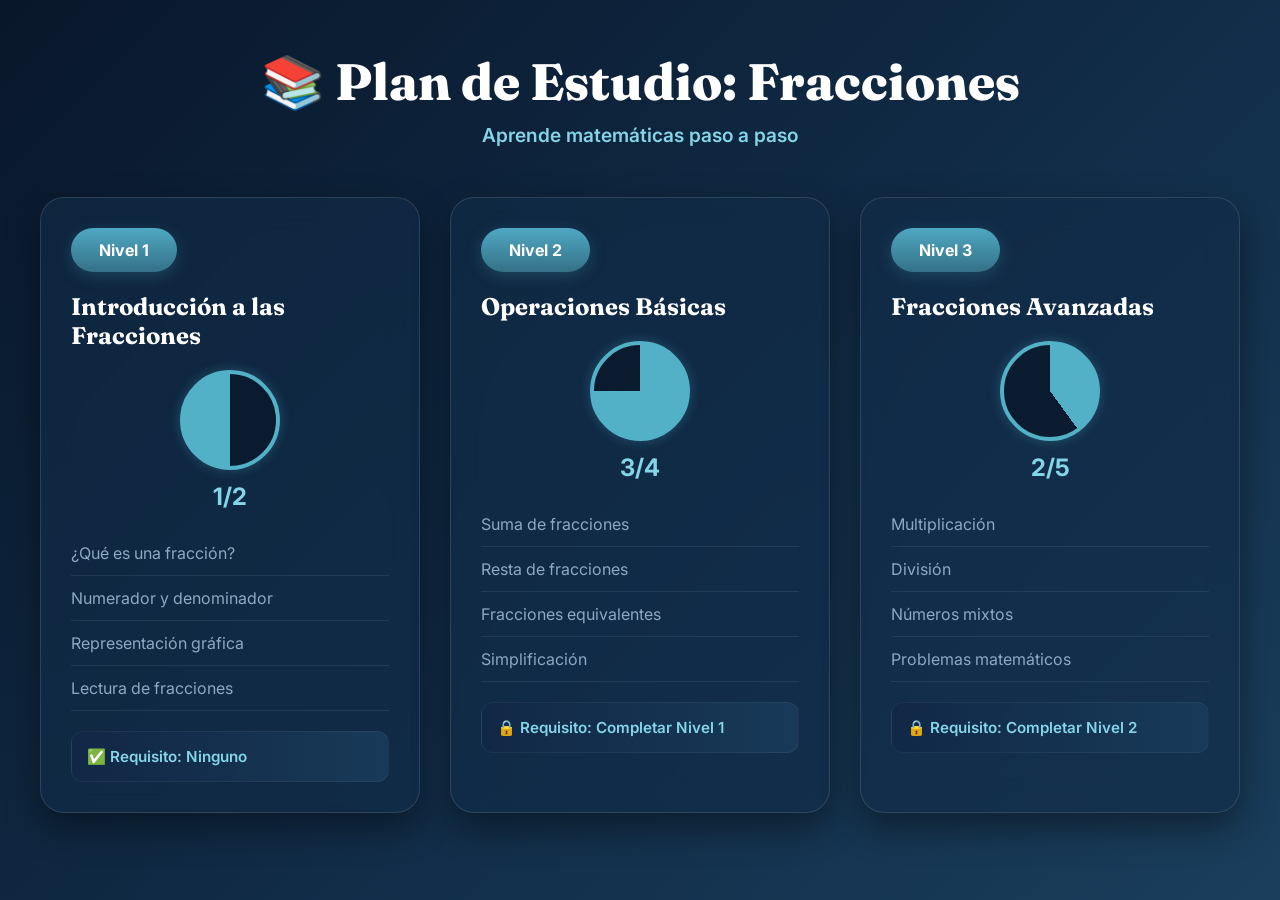
<file: plan_studios1/index.html>
<!DOCTYPE html>
<html lang="es">
<head>
    <meta charset="UTF-8">
    <meta name="viewport" content="width=device-width, initial-scale=1.0">
    <title>Plan de Estudio - Fracciones</title>
    <link rel="stylesheet" href="style.css">
</head>
<body>

    <header>
        <h1>📚 Plan de Estudio: Fracciones</h1>
        <p>Aprende matemáticas paso a paso</p>
    </header>

    <section class="contenedor">

        <!-- NIVEL 1 -->
        <div class="card">
            <div class="nivel">Nivel 1</div>

            <h2>Introducción a las Fracciones</h2>

            <div class="fraccion">
                <div class="circulo mitad"></div>
                <span>1/2</span>
            </div>

            <ul>
                <li>¿Qué es una fracción?</li>
                <li>Numerador y denominador</li>
                <li>Representación gráfica</li>
                <li>Lectura de fracciones</li>
            </ul>

            <div class="requisito">
                ✅ Requisito: Ninguno
            </div>
        </div>

        <!-- NIVEL 2 -->
        <div class="card">
            <div class="nivel">Nivel 2</div>

            <h2>Operaciones Básicas</h2>

            <div class="fraccion">
                <div class="circulo tres-cuartos"></div>
                <span>3/4</span>
            </div>

            <ul>
                <li>Suma de fracciones</li>
                <li>Resta de fracciones</li>
                <li>Fracciones equivalentes</li>
                <li>Simplificación</li>
            </ul>

            <div class="requisito">
                🔒 Requisito: Completar Nivel 1
            </div>
        </div>

        <!-- NIVEL 3 -->
        <div class="card">
            <div class="nivel">Nivel 3</div>

            <h2>Fracciones Avanzadas</h2>

            <div class="fraccion">
                <div class="circulo dos-cinco"></div>
                <span>2/5</span>
            </div>

            <ul>
                <li>Multiplicación</li>
                <li>División</li>
                <li>Números mixtos</li>
                <li>Problemas matemáticos</li>
            </ul>

            <div class="requisito">
                🔒 Requisito: Completar Nivel 2
            </div>
        </div>

    </section>

</body>
</html>
</file>
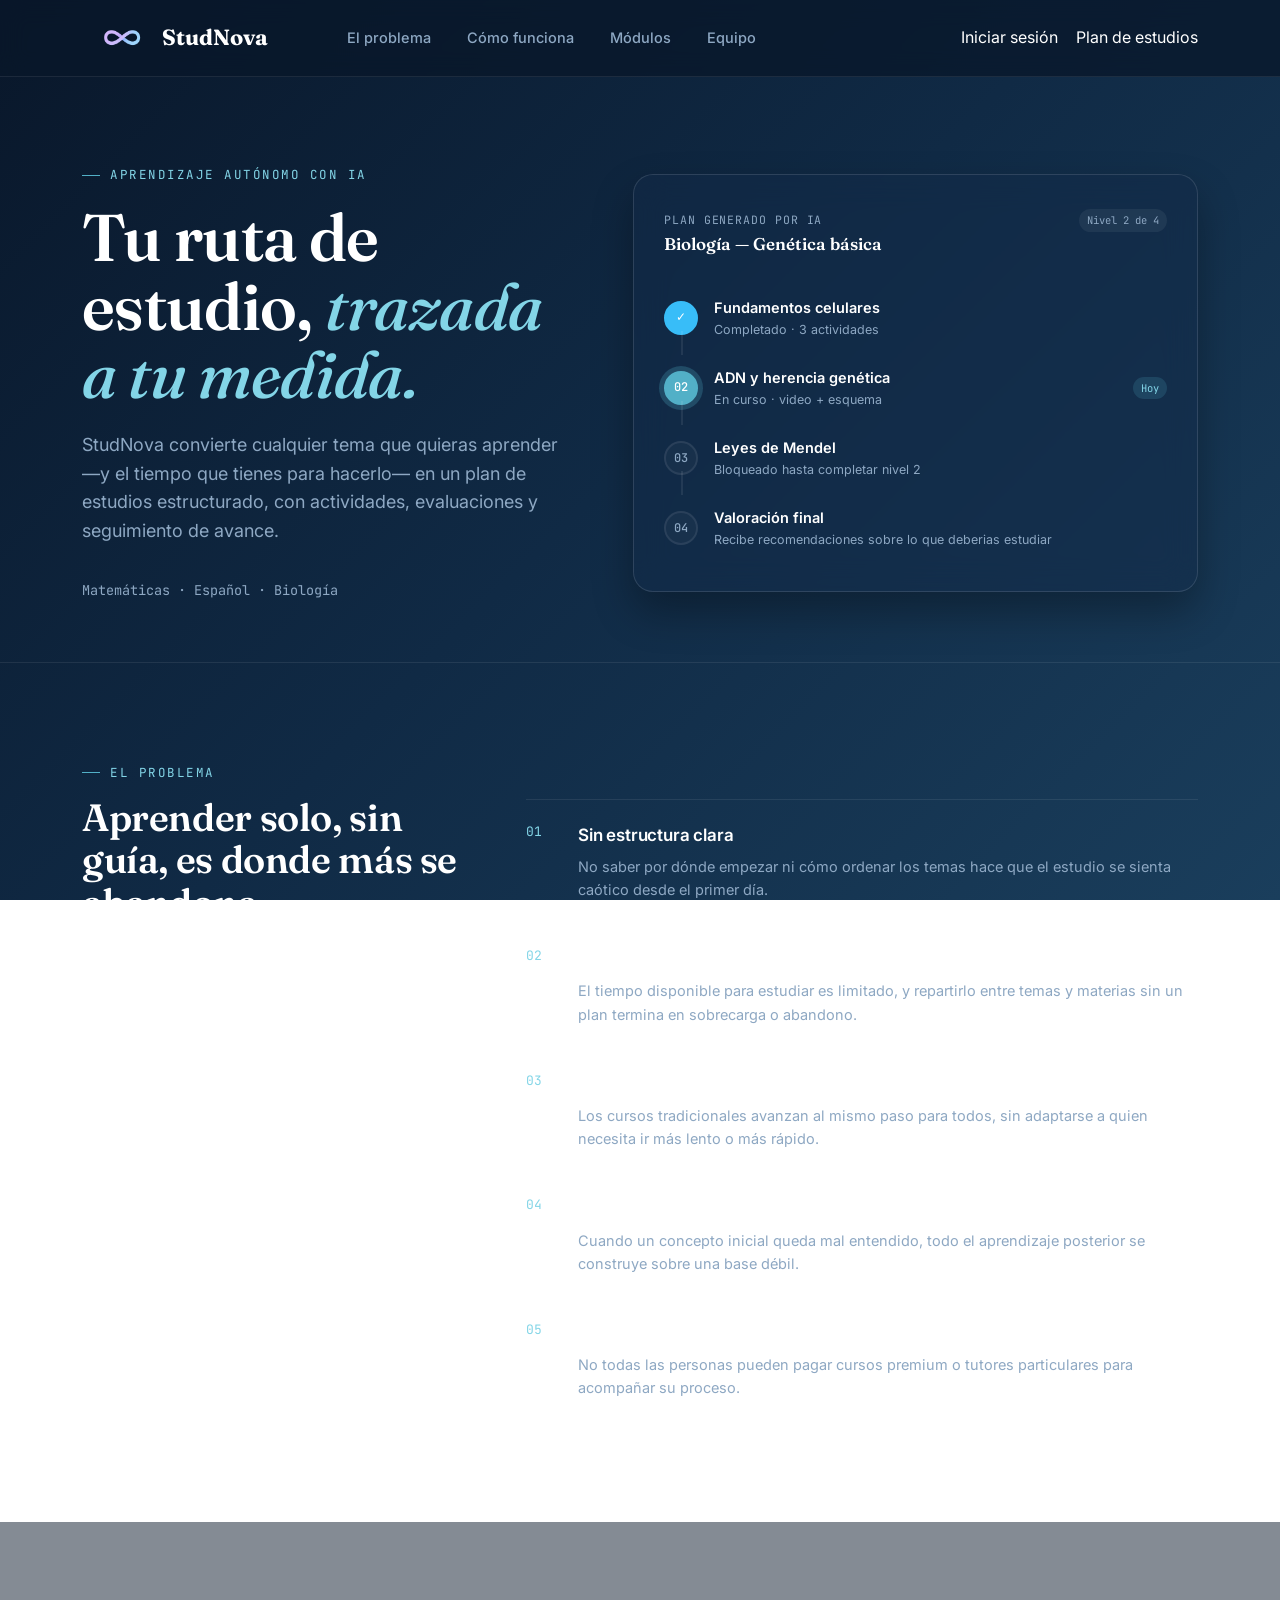
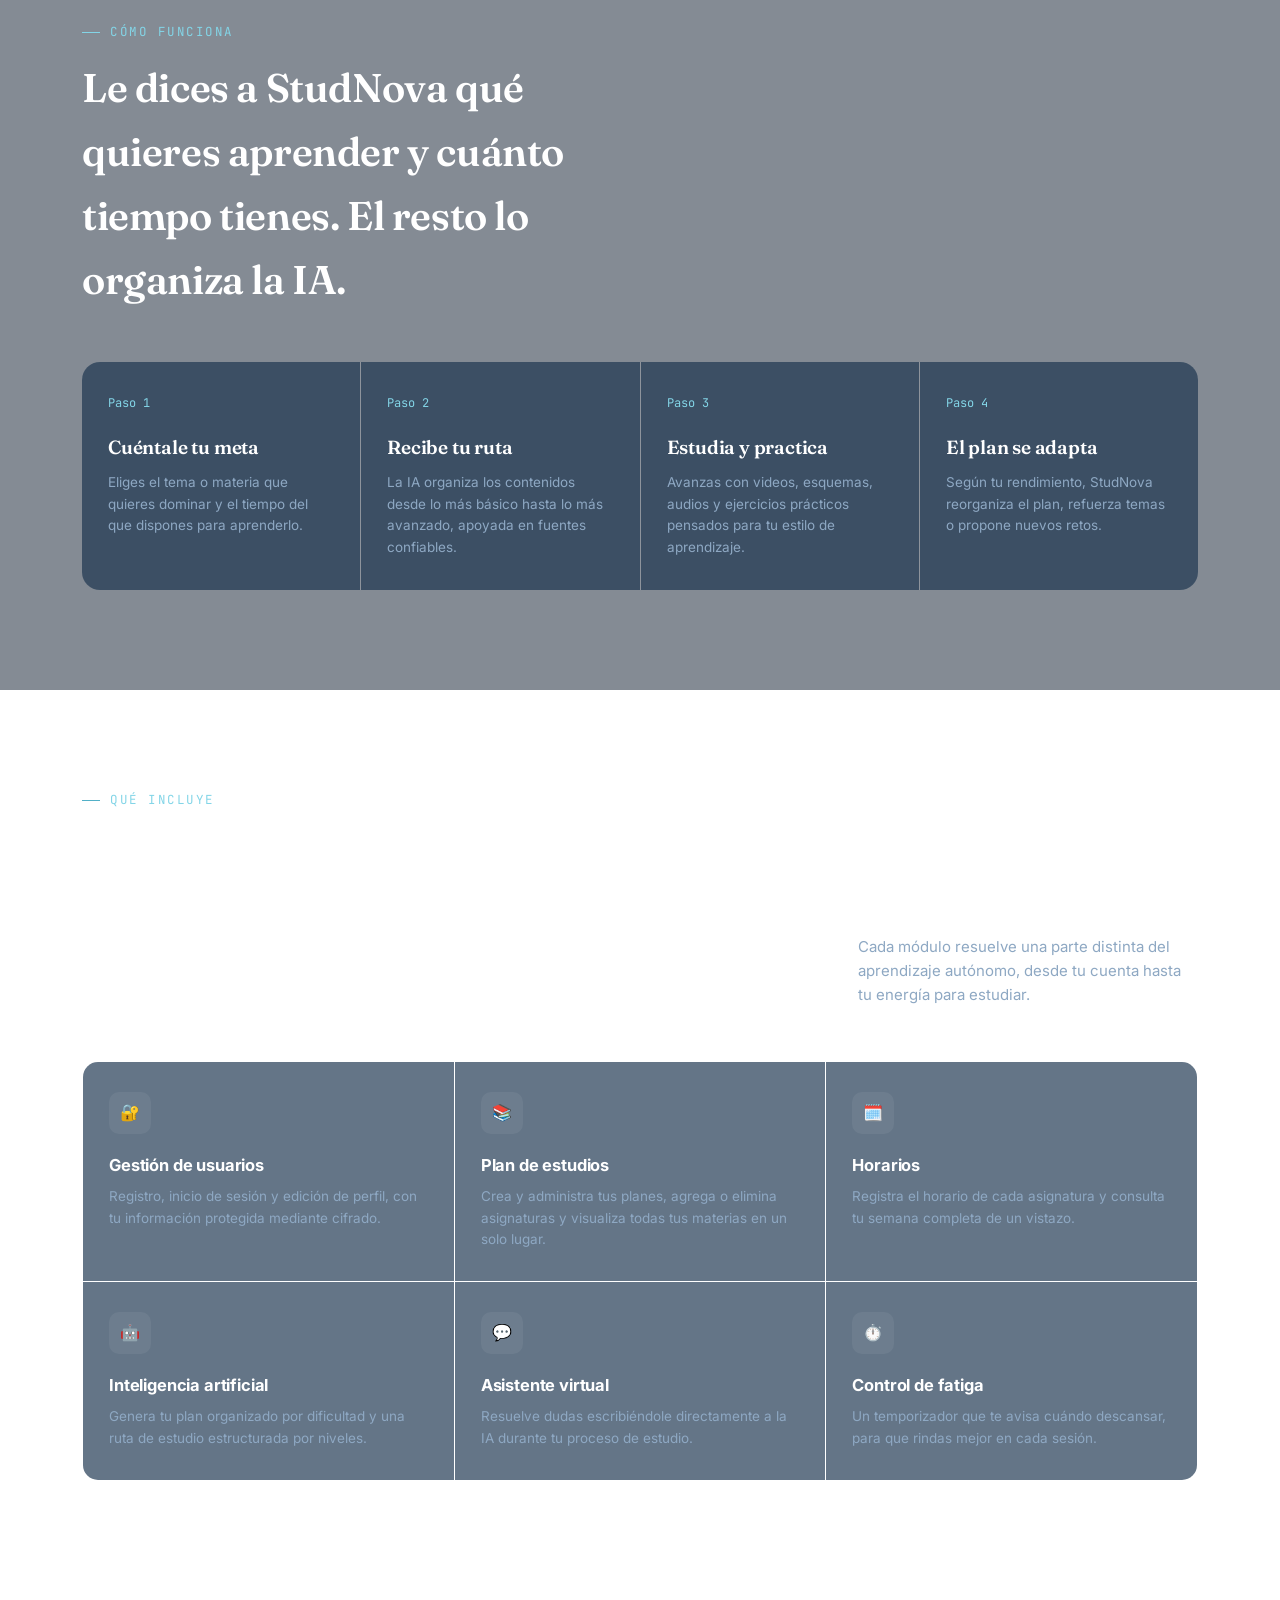
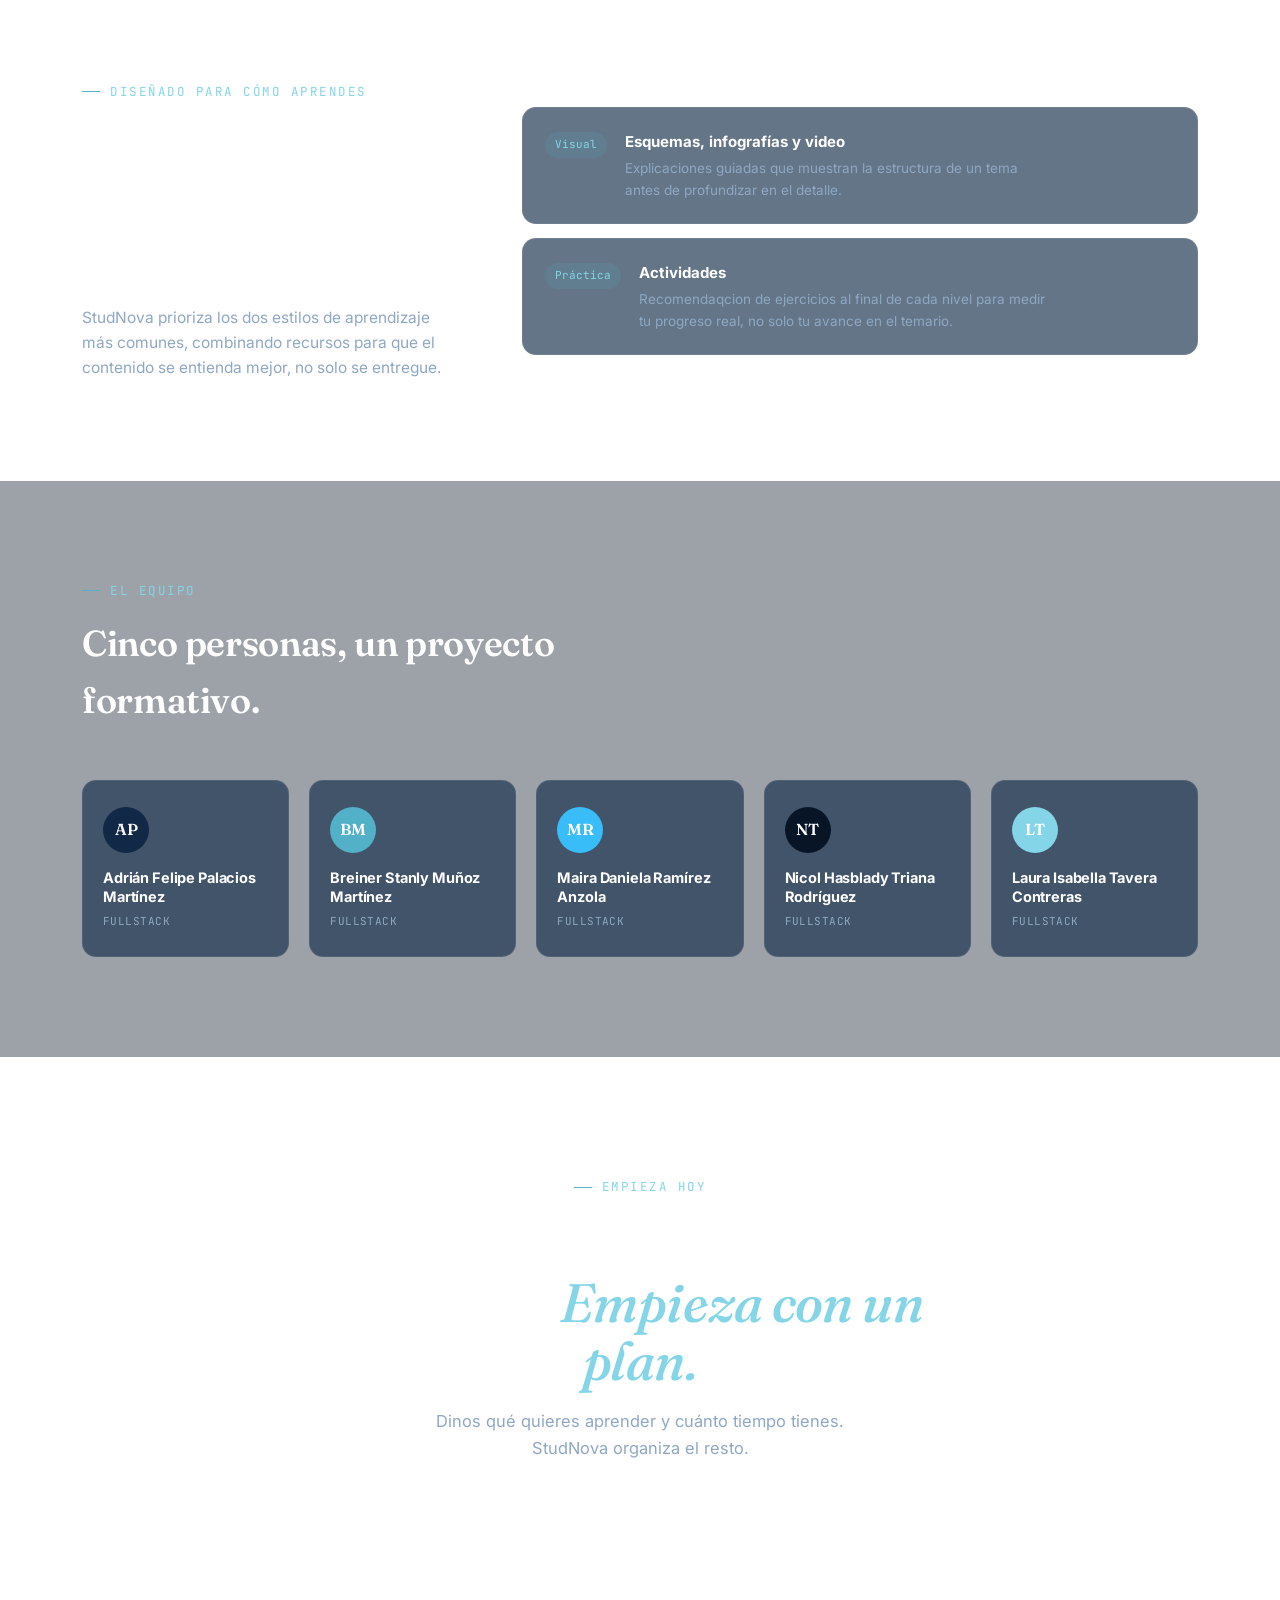
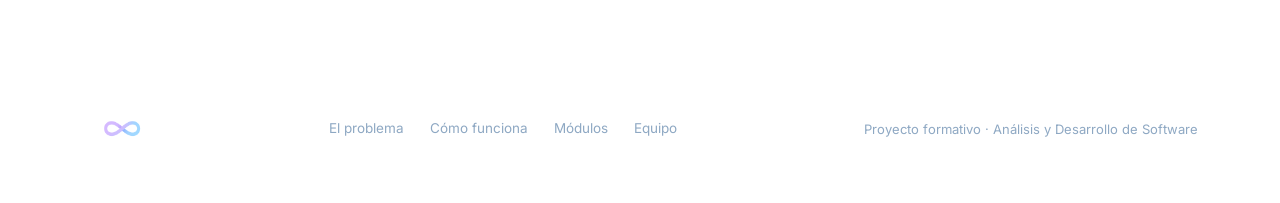
<file: principal/index.html>
<!DOCTYPE html>
<html lang="es">
<head>
<meta charset="UTF-8">
<meta name="viewport" content="width=device-width, initial-scale=1.0">
<title>StudNova — Tu ruta de aprendizaje, a tu medida</title>
<link rel="preconnect" href="https://fonts.googleapis.com">
<link rel="preconnect" href="https://fonts.gstatic.com" crossorigin>
<link href="https://fonts.googleapis.com/css2?family=Fraunces:ital,opsz,wght@0,9..144,400;0,9..144,500;0,9..144,600;0,9..144,700;1,9..144,500&family=Inter:wght@400;500;600;700&family=JetBrains+Mono:wght@400;500&display=swap" rel="stylesheet">
<link rel="stylesheet" href="style.css">
</head>
<body>

<header>
  <nav class="wrap">
    <div class="logo">
      <div class="logo" id="logo"></div> 
      <img src="../image.png" alt="logo Stud nova" class="logo-img">
      StudNova
    </div>
    <button type="button" class="hamburger" id="hamburgerBtn" aria-label="Abrir menú" aria-expanded="false" aria-controls="navCollapsible">
      <span></span><span></span><span></span>
    </button>
    <div class="nav-collapsible" id="navCollapsible">
      <div class="nav-links">
        <a href="#problema">El problema</a>
        <a href="#como-funciona">Cómo funciona</a>
        <a href="#modulos">Módulos</a>
        <a href="#equipo">Equipo</a>
      </div>
      <div class="nav-cta" id="navCtaLoggedOut">
        <a href="../login.html"> Iniciar sesión </a>
        <a href="../plan_studios1/index.html">Plan de estudios</a>
      </div>
      <div class="nav-cta" id="navCtaLoggedIn" hidden>
        <span class="user-chip">
          <span class="user-chip-avatar" id="userChipAvatar">?</span>
          <span class="user-chip-name" id="userChipName">Usuario</span>
        </span>
        <button type="button" class="btn btn-primary" id="logoutBtn">Cerrar sesión</button>
      </div>
    </div>
  </nav>
</header>

<section class="hero">
  <div class="wrap hero-grid">
    <div>
      <span class="eyebrow">Aprendizaje autónomo con IA</span>
      <h1>Tu ruta de estudio, <em>trazada a tu medida.</em></h1>
      <p class="hero-sub">StudNova convierte cualquier tema que quieras aprender —y el tiempo que tienes para hacerlo— en un plan de estudios estructurado, con actividades, evaluaciones y seguimiento de avance.</p>
      <div class="hero-actions">
        <span class="hero-note">Matemáticas · Español · Biología</span>
      </div>
    </div>

    <div class="path-card">
      <div class="path-card-head">
        <div>
          <div class="label">Plan generado por IA</div>
          <div class="tema">Biología — Genética básica</div>
        </div>
        <span class="node-tag">Nivel 2 de 4</span>
      </div>
      <div class="node-row">
        <div class="node done">
          <div class="node-dot">✓</div>
          <div class="node-text">
            <div class="node-title">Fundamentos celulares</div>
            <div class="node-sub">Completado · 3 actividades</div>
          </div>
        </div>
        <div class="node active">
          <div class="node-dot">02</div>
          <div class="node-text">
            <div class="node-title">ADN y herencia genética</div>
            <div class="node-sub">En curso · video + esquema</div>
          </div>
          <span class="node-tag">Hoy</span>
        </div>
        <div class="node">
          <div class="node-dot">03</div>
          <div class="node-text">
            <div class="node-title">Leyes de Mendel</div>
            <div class="node-sub">Bloqueado hasta completar nivel 2</div>
          </div>
        </div>
        <div class="node">
          <div class="node-dot">04</div>
          <div class="node-text">
            <div class="node-title">Valoración final</div>
            <div class="node-sub">Recibe recomendaciones sobre lo que deberias estudiar </div>
          </div>
        </div>
      </div>
    </div>
  </div>
</section>

<section class="dashboard-banner" id="dashboardBanner" hidden>
  <div class="wrap dashboard-inner">
    <div>
      <span class="eyebrow">Tu cuenta</span>
      <h2 id="dashboardGreeting">Hola de nuevo</h2>
      <p id="dashboardSub" class="dashboard-sub">Este sería el punto de partida hacia tu plan de estudios real.</p>
    </div>
    <div class="dashboard-stats">
      <div class="dashboard-stat">
        <span class="dashboard-stat-num" id="statPlans">0</span>
        <span class="dashboard-stat-label">Planes creados</span>
      </div>
      <div class="dashboard-stat">
        <span class="dashboard-stat-num">0</span>
        <span class="dashboard-stat-label">Niveles completados</span>
      </div>
      <div class="dashboard-stat">
        <span class="dashboard-stat-num">0h</span>
        <span class="dashboard-stat-label">Tiempo de estudio</span>
      </div>
    </div>
  </div>
</section>

<section class="split" id="problema">
  <div class="wrap split-grid">
    <div class="split-left">
      <span class="eyebrow">El problema</span>
      <h2>Aprender solo, sin guía, es donde más se abandona.</h2>
    </div>
    <div class="split-right">
    <div class="problem-list">
      <div class="problem-item">
        <span class="problem-num">01</span>
        <div>
          <h3>Sin estructura clara</h3>
          <p>No saber por dónde empezar ni cómo ordenar los temas hace que el estudio se sienta caótico desde el primer día.</p>
        </div>
      </div>
      <div class="problem-item">
        <span class="problem-num">02</span>
        <div>
          <h3>Tiempo mal gestionado</h3>
          <p>El tiempo disponible para estudiar es limitado, y repartirlo entre temas y materias sin un plan termina en sobrecarga o abandono.</p>
        </div>
      </div>
      <div class="problem-item">
        <span class="problem-num">03</span>
        <div>
          <h3>Ritmo único, personas distintas</h3>
          <p>Los cursos tradicionales avanzan al mismo paso para todos, sin adaptarse a quien necesita ir más lento o más rápido.</p>
        </div>
      </div>
      <div class="problem-item">
        <span class="problem-num">04</span>
        <div>
          <h3>Errores base sin detectar</h3>
          <p>Cuando un concepto inicial queda mal entendido, todo el aprendizaje posterior se construye sobre una base débil.</p>
        </div>
      </div>
      <div class="problem-item">
        <span class="problem-num">05</span>
        <div>
          <h3>Acceso desigual</h3>
          <p>No todas las personas pueden pagar cursos premium o tutores particulares para acompañar su proceso.</p>
        </div>
      </div>
    </div>
    </div>
  </div>
</section>

<section class="flow" id="como-funciona">
  <div class="wrap">
    <span class="eyebrow">Cómo funciona</span>
    <h2>Le dices a StudNova qué quieres aprender y cuánto tiempo tienes. El resto lo organiza la IA.</h2>
    <div class="flow-steps">
      <div class="flow-step">
        <span class="fnum">Paso 1</span>
        <h3>Cuéntale tu meta</h3>
        <p>Eliges el tema o materia que quieres dominar y el tiempo del que dispones para aprenderlo.</p>
      </div>
      <div class="flow-step">
        <span class="fnum">Paso 2</span>
        <h3>Recibe tu ruta</h3>
        <p>La IA organiza los contenidos desde lo más básico hasta lo más avanzado, apoyada en fuentes confiables.</p>
      </div>
      <div class="flow-step">
        <span class="fnum">Paso 3</span>
        <h3>Estudia y practica</h3>
        <p>Avanzas con videos, esquemas, audios y ejercicios prácticos pensados para tu estilo de aprendizaje.</p>
      </div>
      <div class="flow-step">
        <span class="fnum">Paso 4</span>
        <h3>El plan se adapta</h3>
        <p>Según tu rendimiento, StudNova reorganiza el plan, refuerza temas o propone nuevos retos.</p>
      </div>
    </div>
  </div>
</section>

<section class="modules" id="modulos">
  <div class="wrap">
    <div class="modules-head">
      <div>
        <span class="eyebrow">Qué incluye</span>
        <h2>Un sistema modular, pensado para acompañar todo el proceso.</h2>
      </div>
      <p>Cada módulo resuelve una parte distinta del aprendizaje autónomo, desde tu cuenta hasta tu energía para estudiar.</p>
    </div>
    <div class="module-grid">
      <div class="module-card">
        <div class="module-icon">🔐</div>
        <h3>Gestión de usuarios</h3>
        <p>Registro, inicio de sesión y edición de perfil, con tu información protegida mediante cifrado.</p>
      </div>
      <div class="module-card">
        <div class="module-icon">📚</div>
        <h3>Plan de estudios</h3>
        <p>Crea y administra tus planes, agrega o elimina asignaturas y visualiza todas tus materias en un solo lugar.</p>
      </div>
      <div class="module-card">
        <div class="module-icon">🗓️</div>
        <h3>Horarios</h3>
        <p>Registra el horario de cada asignatura y consulta tu semana completa de un vistazo.</p>
      </div>
      <div class="module-card">
        <div class="module-icon">🤖</div>
        <h3>Inteligencia artificial</h3>
        <p>Genera tu plan organizado por dificultad y una ruta de estudio estructurada por niveles.</p>
      </div>
      <div class="module-card">
        <div class="module-icon">💬</div>
        <h3>Asistente virtual</h3>
        <p>Resuelve dudas escribiéndole directamente a la IA durante tu proceso de estudio.</p>
      </div>
      <div class="module-card">
        <div class="module-icon">⏱️</div>
        <h3>Control de fatiga</h3>
        <p>Un temporizador que te avisa cuándo descansar, para que rindas mejor en cada sesión.</p>
      </div>
    </div>
  </div>
</section>

<section class="styles-section">
  <div class="wrap styles-grid">
    <div>
      <span class="eyebrow">Diseñado para cómo aprendes</span>
      <h2>El mismo tema, explicado en tu idioma de aprendizaje.</h2>
      <p>StudNova prioriza los dos estilos de aprendizaje más comunes, combinando recursos para que el contenido se entienda mejor, no solo se entregue.</p>
    </div>
    <div class="style-cards">
      <div class="style-card">
        <span class="style-badge v">Visual</span>
        <div>
          <h4>Esquemas, infografías y video</h4>
          <p>Explicaciones guiadas que muestran la estructura de un tema antes de profundizar en el detalle.</p>
        </div>
      </div>
      <div class="style-card">
        <span class="style-badge v">Práctica</span>
        <div>
          <h4>Actividades</h4>
          <p>Recomendaqcion de ejercicios al final de cada nivel para medir tu progreso real, no solo tu avance en el temario.</p>
        </div>
      </div>
    </div>
  </div>
</section>

<section class="team" id="equipo">
  <div class="wrap">
    <span class="eyebrow">El equipo</span>
    <h2>Cinco personas, un proyecto formativo.</h2>
    <div class="team-grid">
      <div class="team-card">
        <div class="team-avatar" style="background:var(--blackboard);">AP</div>
        <h3>Adrián Felipe Palacios Martínez</h3>
        <div class="role">FullStack</div>
      </div>
      <div class="team-card">
        <div class="team-avatar" style="background:var(--coral);">BM</div>
        <h3>Breiner Stanly Muñoz Martínez</h3>
        <div class="role">FullStack</div>
      </div>
      <div class="team-card">
        <div class="team-avatar" style="background:var(--sage);">MR</div>
        <h3>Maira Daniela Ramírez Anzola</h3>
        <div class="role">FullStack</div>
      </div>
      <div class="team-card">
        <div class="team-avatar" style="background:var(--blackboard-deep);">NT</div>
        <h3>Nicol Hasblady Triana Rodríguez</h3>
        <div class="role">FullStack</div>
      </div>
      <div class="team-card">
        <div class="team-avatar" style="background:var(--coral-soft);">LT</div>
        <h3>Laura Isabella Tavera Contreras</h3>
        <div class="role">FullStack</div>
      </div>
    </div>
  </div>
</section>

<section class="cta" id="cta">
  <div class="wrap">
    <span class="eyebrow" style="justify-content:center;">Empieza hoy</span>
    <h2>Deja de improvisar tu estudio. <em>Empieza con un plan.</em></h2>
    <p>Dinos qué quieres aprender y cuánto tiempo tienes. StudNova organiza el resto.</p>
    <div class="cta-actions">
      <a href="#modulos" class="btn-ghost" style="display:flex;align-items:center;">Ver todos los módulos →</a>
    </div>
  </div>
</section>

<footer>
  <nav class="wrap">
    <div class="logo">
      <div class="logo" id="logo"></div> 
      <img src="../image.png" alt="logo Stud nova" class="logo-img">
      StudNova
    </div>
    <div class="footer-links">
      <a href="#problema">El problema</a>
      <a href="#como-funciona">Cómo funciona</a>
      <a href="#modulos">Módulos</a>
      <a href="#equipo">Equipo</a>
    </div>
    <div class="footer-note">Proyecto formativo · Análisis y Desarrollo de Software</div>
  </div>
</footer>

<!-- ===== MODAL: OVERLAY COMPARTIDO ===== -->
<div class="modal-overlay" id="modalOverlay">

  <!-- ----- Modal: Iniciar sesión ----- -->
  <div class="modal-card" id="loginModal" role="dialog" aria-modal="true" aria-labelledby="loginTitle">
    <button type="button" class="modal-close" data-close-modal aria-label="Cerrar">✕</button>
    <span class="eyebrow">Bienvenido de nuevo</span>
    <h2 class="modal-title" id="loginTitle">Inicia sesión</h2>
    <p class="modal-sub">Entra para seguir con tu ruta de aprendizaje.</p>

    <form id="loginForm" novalidate>
      <div class="field">
        <label for="loginEmail">Correo electrónico</label>
        <input type="email" id="loginEmail" name="email" autocomplete="email" placeholder="tucorreo@ejemplo.com">
        <span class="field-error" id="loginEmailError"></span>
      </div>
      <div class="field">
        <label for="loginPassword">Contraseña</label>
        <div class="password-wrap">
          <input type="password" id="loginPassword" name="password" autocomplete="current-password" placeholder="••••••••">
          <button type="button" class="toggle-pass" data-toggle-pass="loginPassword" aria-label="Mostrar contraseña">Ver</button>
        </div>
        <span class="field-error" id="loginPasswordError"></span>
      </div>

      <div class="form-banner" id="loginFormBanner" hidden></div>

      <button type="submit" class="btn btn-primary btn-block">Iniciar sesión</button>
    </form>

    <p class="modal-switch">¿No tienes cuenta? <button type="button" class="link-btn" data-open-modal="signup">Crear una cuenta</button></p>
  </div>

  <!-- ----- Modal: Crear cuenta ----- -->
  <div class="modal-card" id="signupModal" role="dialog" aria-modal="true" aria-labelledby="signupTitle" hidden>
    <button type="button" class="modal-close" data-close-modal aria-label="Cerrar">✕</button>
    <span class="eyebrow">Empieza hoy</span>
    <h2 class="modal-title" id="signupTitle">Crea tu cuenta</h2>
    <p class="modal-sub">Tu primer paso hacia un plan de estudios hecho a tu medida.</p>

    <form id="signupForm" novalidate>
      <div class="field">
        <label for="signupName">Nombre completo</label>
        <input type="text" id="signupName" name="name" autocomplete="name" placeholder="Tu nombre">
        <span class="field-error" id="signupNameError"></span>
      </div>
      <div class="field">
        <label for="signupEmail">Correo electrónico</label>
        <input type="email" id="signupEmail" name="email" autocomplete="email" placeholder="tucorreo@ejemplo.com">
        <span class="field-error" id="signupEmailError"></span>
      </div>
      <div class="field">
        <label for="signupPassword">Contraseña</label>
        <div class="password-wrap">
          <input type="password" id="signupPassword" name="password" autocomplete="new-password" placeholder="Mínimo 8 caracteres">
          <button type="button" class="toggle-pass" data-toggle-pass="signupPassword" aria-label="Mostrar contraseña">Ver</button>
        </div>
        <div class="strength-meter" id="strengthMeter">
          <span></span><span></span><span></span><span></span>
        </div>
        <span class="field-error" id="signupPasswordError"></span>
      </div>
      <div class="field">
        <label for="signupPasswordConfirm">Confirmar contraseña</label>
        <input type="password" id="signupPasswordConfirm" name="passwordConfirm" autocomplete="new-password" placeholder="Repite tu contraseña">
        <span class="field-error" id="signupPasswordConfirmError"></span>
      </div>

      <div class="form-banner" id="signupFormBanner" hidden></div>

      <button type="submit" class="btn btn-primary btn-block">Crear mi cuenta</button>
    </form>

    <p class="modal-switch">¿Ya tienes cuenta? <button type="button" class="link-btn" data-open-modal="login">Inicia sesión</button></p>
  </div>

</div>

<!-- ===== TOASTS ===== -->
<div class="toast-stack" id="toastStack" aria-live="polite"></div>

<script src="auth.js"></script>
</body>
</html>
</file>
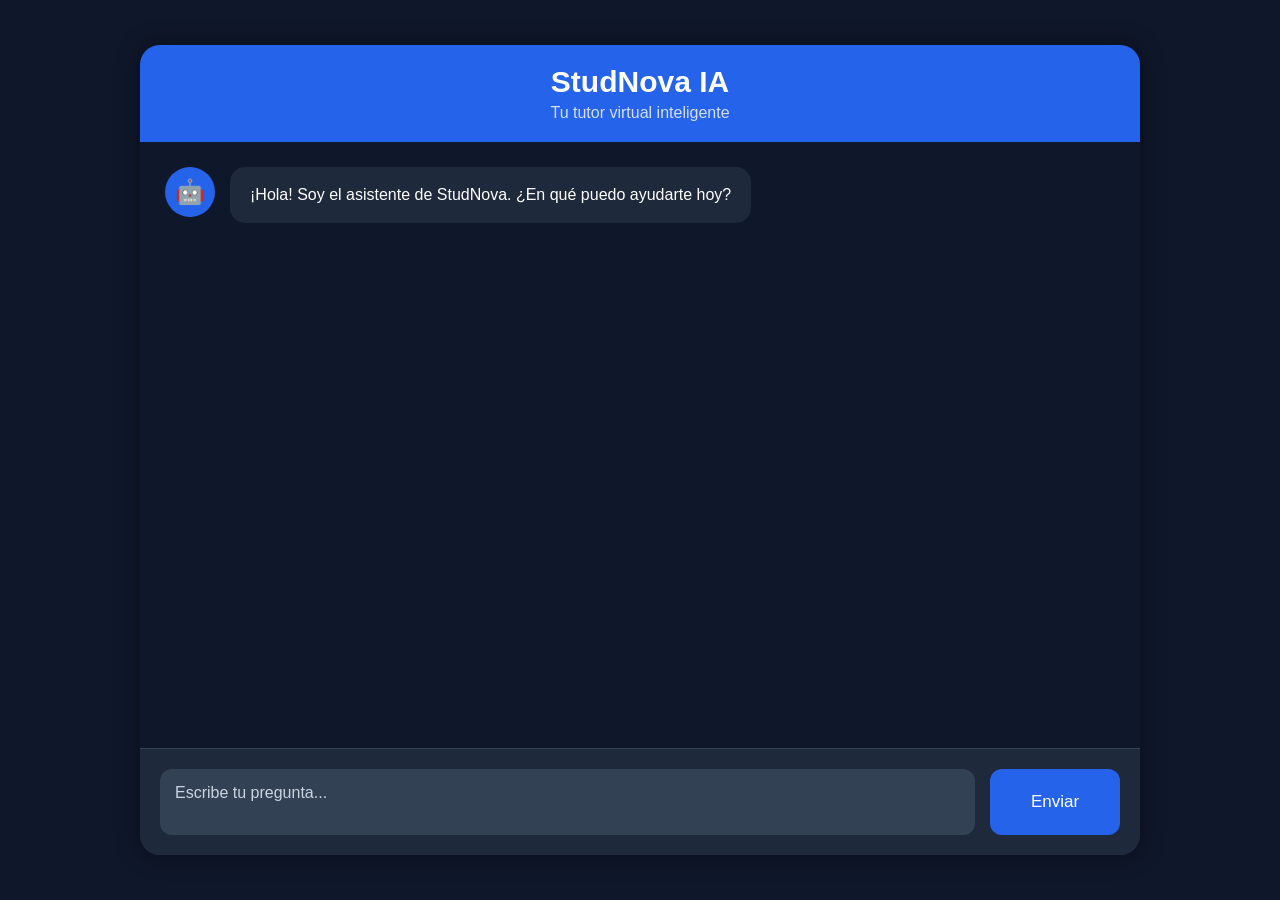
<file: ia/interfaz.html>
<!DOCTYPE html>
<html lang="es">
<head>
    <meta charset="UTF-8">
    <meta name="viewport" content="width=device-width, initial-scale=1.0">
    <title>StudNova IA</title>
    <link rel="icon" href="/favicon.ico" type="image/x-icon">
    <link rel="stylesheet" href="/ia/css.css">
</head>
<body>

<div class="contenedor">

    <header class="header">
        <h1>StudNova IA</h1>
        <p>Tu tutor virtual inteligente</p>
    </header>

    <main class="chat">
        <div class="mensaje ia">
            <div class="avatar">🤖</div>
            <div class="contenido">
                ¡Hola! Soy el asistente de StudNova. ¿En qué puedo ayudarte hoy?
            </div>
        </div>

        <div id="mensajes"></div>
    </main>

    <footer class="escribir">
        <textarea
            id="pregunta"
            placeholder="Escribe tu pregunta..."
            rows="2"></textarea>

        <button id="btnEnviar">
            Enviar
        </button>
    </footer>

</div>

<script>
    const mensajeInput = document.getElementById('pregunta');
    const botonEnviar = document.getElementById('btnEnviar');
    const mensajes = document.getElementById('mensajes');

    function agregarMensaje(texto, tipo) {
        const div = document.createElement('div');
        div.className = `mensaje ${tipo}`;

        const avatar = document.createElement('div');
        avatar.className = 'avatar';
        avatar.textContent = tipo === 'usuario' ? '👤' : '🤖';

        const contenido = document.createElement('div');
        contenido.className = 'contenido';
        contenido.textContent = texto;

        div.appendChild(avatar);
        div.appendChild(contenido);
        mensajes.appendChild(div);
        mensajes.scrollTop = mensajes.scrollHeight;
    }

    async function enviarMensaje() {
        const texto = mensajeInput.value.trim();
        if (!texto) return;

        agregarMensaje(texto, 'usuario');
        mensajeInput.value = '';
        botonEnviar.disabled = true;

        try {
            const respuesta = await fetch('http://127.0.0.1:8000/ia/chat', {
                method: 'POST',
                headers: {
                    'Content-Type': 'application/json'
                },
                body: JSON.stringify({ mensaje: texto })
            });

            const data = await respuesta.json();

            if (!respuesta.ok) {
                throw new Error(data.detail || 'No se pudo obtener respuesta');
            }

            agregarMensaje(data.respuesta, 'ia');
        } catch (error) {
            agregarMensaje('Error: ' + error.message, 'ia');
        } finally {
            botonEnviar.disabled = false;
            mensajeInput.focus();
        }
    }

    botonEnviar.addEventListener('click', enviarMensaje);

    mensajeInput.addEventListener('keydown', (event) => {
        if (event.key === 'Enter' && !event.shiftKey) {
            event.preventDefault();
            enviarMensaje();
        }
    });
</script>

</body>
</html>
</file>
<file: plan_studios1/style.css>
@import url('https://fonts.googleapis.com/css2?family=Inter:wght@300;400;600;700;800&family=Fraunces:wght@600;700&display=swap');

/* VARIABLES DE LA PALETA STUDNOVA */
:root {
  --bg-gradient: linear-gradient(135deg, #09172A 0%, #102A45 50%, #1A3E5C 100%);
  --card-bg: rgba(18, 43, 72, 0.65);
  --card-border: rgba(255, 255, 255, 0.12);
  --text-main: #FFFFFF;
  --text-soft: #8EA8C3;
  --cyan-accent: #52B0C7;
  --cyan-bright: #83D5E7;
  --blue-glow: #38BDF8;
  --button-gradient: linear-gradient(180deg, #4FA8C2 0%, #347187 100%);
  --button-hover: linear-gradient(180deg, #5CC0DC 0%, #3B819A 100%);
  --requirement-bg: linear-gradient(90deg, rgba(17, 40, 70, 0.8), rgba(26, 62, 92, 0.8));
}

/* RESET */
* {
    margin: 0;
    padding: 0;
    box-sizing: border-box;
    font-family: 'Inter', sans-serif;
}

body {
    min-height: 100vh;
    padding: 50px 20px;
    overflow-x: hidden;
    background: var(--bg-gradient);
    background-attachment: fixed;
    color: var(--text-main);
}

/* ENCABEZADO */
header {
    text-align: center;
    margin-bottom: 50px;
    animation: fadeDown 1s ease;
}

header h1 {
    font-family: 'Fraunces', serif;
    font-size: 3.2rem;
    font-weight: 800;
    color: var(--text-main);
}

header p {
    margin-top: 10px;
    font-size: 1.2rem;
    color: var(--cyan-bright);
    font-weight: 600;
}

/* CONTENEDOR */
.contenedor {
    max-width: 1200px;
    margin: auto;
    display: grid;
    grid-template-columns: repeat(auto-fit, minmax(320px, 1fr));
    gap: 30px;
}

/* TARJETAS CON GLASSMORPHISM */
.card {
    background: var(--card-bg);
    backdrop-filter: blur(16px);
    -webkit-backdrop-filter: blur(16px);
    border: 1px solid var(--card-border);
    border-radius: 24px;
    padding: 30px;
    box-shadow: 0 15px 35px rgba(0, 0, 0, 0.4);
    transition: all .4s ease;
    animation: subir 1s ease;
}

.card:hover {
    transform: translateY(-12px);
    border-color: rgba(82, 176, 199, 0.4);
    box-shadow: 0 20px 40px rgba(0, 0, 0, 0.6), 0 0 20px rgba(82, 176, 199, 0.2);
}

/* BOTONES DE NIVEL */
.nivel {
    display: inline-block;
    padding: 12px 28px;
    margin-bottom: 20px;
    color: white;
    font-size: 16px;
    font-weight: 700;
    border-radius: 50px;
    background: var(--button-gradient);
    box-shadow: 0 4px 15px rgba(52, 113, 135, 0.4);
    transition: all .4s ease;
    text-decoration: none;
}

.nivel:hover {
    transform: translateY(-3px) scale(1.03);
    background: var(--button-hover);
    box-shadow: 0 8px 25px rgba(82, 176, 199, 0.5);
}

/* TITULOS */
.card h2 {
    font-family: 'Fraunces', serif;
    color: var(--text-main);
    margin-bottom: 20px;
    font-size: 1.5rem;
}

/* FRACCIONES Y CIRCULOS */
.fraccion {
    display: flex;
    flex-direction: column;
    align-items: center;
    margin: 20px 0;
}

.fraccion span {
    margin-top: 12px;
    font-size: 1.5rem;
    font-weight: 700;
    color: var(--cyan-bright);
}

.circulo {
    width: 100px;
    height: 100px;
    border-radius: 50%;
    border: 4px solid var(--cyan-accent);
    box-shadow: 0 0 12px rgba(82, 176, 199, 0.3);
    transition: transform .8s ease;
}

.card:hover .circulo {
    transform: rotate(360deg);
}

/* 1/2 */
.mitad {
    background: linear-gradient(
        to right,
        var(--cyan-accent) 50%,
        rgba(10, 24, 42, 0.8) 50%
    );
}

/* 3/4 */
.tres-cuartos {
    background: conic-gradient(
        var(--cyan-accent) 0deg 270deg,
        rgba(10, 24, 42, 0.8) 270deg
    );
}

/* 2/5 */
.dos-cinco {
    background: conic-gradient(
        var(--cyan-accent) 0deg 144deg,
        rgba(10, 24, 42, 0.8) 144deg
    );
}

/* LISTAS */
ul {
    list-style: none;
}

li {
    padding: 12px 0;
    border-bottom: 1px solid rgba(255, 255, 255, 0.08);
    color: var(--text-soft);
    transition: .3s ease;
}

li:hover {
    color: var(--text-main);
    padding-left: 8px;
}

/* REQUISITOS */
.requisito {
    margin-top: 20px;
    padding: 15px;
    border-radius: 12px;
    background: var(--requirement-bg);
    border: 1px solid rgba(255, 255, 255, 0.05);
    color: var(--cyan-bright);
    font-weight: 600;
    font-size: 0.95rem;
}

/* RESPONSIVE */
@media (max-width:768px) {
    body {
        padding: 30px 15px;
    }

    header h1 {
        font-size: 2.3rem;
    }

    header p {
        font-size: 1rem;
    }

    .card {
        padding: 25px;
    }

    .circulo {
        width: 80px;
        height: 80px;
    }
}

/* ANIMACIONES */
@keyframes fadeDown {
    from {
        opacity: 0;
        transform: translateY(-40px);
    }
    to {
        opacity: 1;
        transform: translateY(0);
    }
}

@keyframes subir {
    from {
        opacity: 0;
        transform: translateY(50px);
    }
    to {
        opacity: 1;
        transform: translateY(0);
    }
}
</file>
<file: principal/style.css>
:root{
  /* Fondo principal con degradado similar a tu imagen de login */
  --paper: #0B1E36;
  --paper-deep: #122B48;
  --ink: #FFFFFF;
  --ink-soft: #8EA8C3;
  --blackboard: #112846;
  --blackboard-deep: #071526;
  
  /* Tonos cian / azul turquesa de los botones e inputs */
  --coral: #52B0C7;
  --coral-soft: #83D5E7;
  --sage: #38BDF8;
  
  /* Bordes sutiles y tarjetas semi-transparentes estilo cristal (Glassmorphism) */
  --line: rgba(255, 255, 255, 0.08);
  --white: rgba(18, 43, 72, 0.65);
}

html.dark-mode {
  --paper: #060E1A;
  --paper-deep: #0A1628;
  --ink: #FFFFFF;
  --ink-soft: #7A95B2;
  --blackboard: #0E2038;
  --blackboard-deep: #030810;
  --coral: #38BDF8;
  --coral-soft: #7DD3FC;
  --sage: #0284C7;
  --line: rgba(255, 255, 255, 0.05);
  --white: rgba(10, 22, 40, 0.75);
}

*{margin:0;padding:0;box-sizing:border-box;}
[hidden]{display:none !important;}
html{scroll-behavior:smooth;}

/* Fondo global con el barrido/degradado suave del Login */
body{
  background: linear-gradient(135deg, #09172A 0%, #102A45 50%, #1A3E5C 100%);
  background-attachment: fixed;
  color:var(--ink);
  font-family:'Inter',sans-serif;
  line-height:1.6;
  -webkit-font-smoothing:antialiased;
  overflow-x:hidden;
  transition:background .3s ease, color .3s ease;
}

::selection{background:var(--coral-soft); color:#0B1E36;}

.wrap{max-width:1180px; margin:0 auto; padding:0 32px;}

@media (max-width: 640px){
  .wrap{padding:0 20px;}
}

@media (max-width: 380px){
  .wrap{padding:0 16px;}
}

h1,h2,h3,.display{
  font-family:'Fraunces', serif;
  font-weight:600;
  letter-spacing:-0.01em;
  color:var(--ink);
}

.eyebrow{
  font-family:'JetBrains Mono', monospace;
  font-size:12.5px;
  letter-spacing:0.12em;
  text-transform:uppercase;
  color:var(--coral-soft);
  display:flex;
  align-items:center;
  gap:10px;
}
.eyebrow::before{
  content:'';
  width:18px; height:1px;
  background:var(--coral);
}

a{color:inherit; text-decoration:none;}
img{max-width:100%; display:block;}

/* ---------- focus ---------- */
a:focus-visible, button:focus-visible{
  outline:2.5px solid var(--coral);
  outline-offset:3px;
  border-radius:4px;
}

/* ================= NAV ================= */
header{
  position:sticky; top:0; z-index:100;
  background: rgba(9, 23, 42, 0.75);
  backdrop-filter: blur(12px);
  -webkit-backdrop-filter: blur(12px);
  border-bottom:1px solid var(--line);
  transition:background .3s ease, border-color .3s ease;
}
html.dark-mode header{
  background: rgba(6, 14, 26, 0.85);
}
nav.wrap{
  display:flex; align-items:center; justify-content:space-between;
  height:76px;
  position:relative;
}

@media (max-width: 640px){
  nav.wrap{
    height:68px;
    gap:12px;
  }
}
.logo{
  font-family:'Fraunces', serif;
  font-size:22px;
  font-weight:700;
  display:flex; align-items:center; gap:10px;
  width: auto;
}

@media (max-width: 640px){
  .logo{
    font-size:18px;
    gap:8px;
  }
}
.logo-mark{
  width:30px; height:30px;
  border-radius:50%;
  background:conic-gradient(from 200deg, var(--blackboard), var(--coral), var(--sage), var(--blackboard));
  position:relative;
  flex-shrink:0;
}
.logo-mark::after{
  content:'';
  position:absolute; inset:6px;
  background:#0B1E36;
  border-radius:50%;
}

@media (max-width: 640px){
  .logo-mark{
    width:26px; height:26px;
  }
  .logo-mark::after{
    inset:5px;
  }
}
.nav-links{
  display:flex; gap:36px;
  font-size:14.5px;
  font-weight:500;
}
.nav-links a{
  color:var(--ink-soft);
  transition:color .2s ease;
  position:relative;
  padding:6px 0;
}
.nav-links a:hover{color:var(--ink);}
.nav-cta{
  display:flex; align-items:center; gap:18px;
}

@media (max-width: 640px){
  .nav-cta{
    gap:10px;
  }
}

@media (max-width: 380px){
  .nav-cta{
    gap:8px;
  }
}

/* ---------- menú móvil ---------- */
.hamburger{
  display:none;
  width:40px; height:40px;
  flex-shrink:0;
  border:none;
  background:rgba(255, 255, 255, 0.05);
  border-radius:8px;
  cursor:pointer;
  flex-direction:column;
  align-items:center;
  justify-content:center;
  gap:4px;
}
.hamburger span{
  width:18px; height:2px;
  border-radius:2px;
  background:var(--ink);
  transition:transform .25s ease, opacity .2s ease;
}
.hamburger[aria-expanded="true"] span:nth-child(1){transform:translateY(6px) rotate(45deg);}
.hamburger[aria-expanded="true"] span:nth-child(2){opacity:0;}
.hamburger[aria-expanded="true"] span:nth-child(3){transform:translateY(-6px) rotate(-45deg);}

.nav-collapsible{display:contents;}

@media (max-width: 880px){
  .hamburger{display:flex;}

  .nav-collapsible{
    display:flex;
    flex-direction:column;
    align-items:stretch;
    gap:4px;
    position:absolute;
    top:calc(100% + 1px);
    left:0; right:0;
    background: #0D223A;
    border:1px solid var(--line);
    border-top:none;
    border-radius:0 0 16px 16px;
    box-shadow:0 24px 50px -20px rgba(0,0,0,0.5);
    max-height:0;
    opacity:0;
    visibility:hidden;
    overflow:hidden;
    padding:0 20px;
    transition:max-height .3s ease, opacity .25s ease, visibility .25s ease, padding .25s ease;
  }
  .nav-collapsible.is-open{
    max-height:75vh;
    opacity:1;
    visibility:visible;
    overflow-y:auto;
    padding:18px 20px 22px;
  }
  .nav-collapsible .nav-links{
    flex-direction:column;
    gap:2px;
    font-size:15.5px;
  }
  .nav-collapsible .nav-links a{padding:11px 2px;}
  .nav-collapsible .nav-cta,
  .nav-collapsible #navCtaLoggedIn{
    flex-direction:column;
    align-items:stretch;
    gap:10px;
    margin-top:10px;
    padding-top:16px;
    border-top:1px solid var(--line);
  }
  .nav-collapsible .theme-toggle{align-self:flex-start;}
  .nav-collapsible .btn{width:100%;}
  .nav-collapsible .user-chip{padding:4px 0;}
}
.theme-toggle{
  width:40px; height:40px;
  border:none;
  background:rgba(255, 255, 255, 0.05);
  color:var(--ink);
  border-radius:8px;
  cursor:pointer;
  display:flex; align-items:center; justify-content:center;
  font-size:18px;
  transition:background .2s ease, transform .18s ease;
}
.theme-toggle:hover{
  background:rgba(255, 255, 255, 0.12);
  transform:scale(1.05);
}
.theme-toggle:active{
  transform:scale(0.95);
}

@media (max-width: 640px){
  .theme-toggle{
    width:36px; height:36px;
    font-size:16px;
  }
}

/* ---------- Botones con degradado satinado ---------- */
.btn{
  display:inline-flex; align-items:center; justify-content:center;
  font-family:'Inter',sans-serif;
  font-weight:600;
  font-size:14.5px;
  padding:11px 22px;
  border-radius:8px;
  cursor:pointer;
  border:none;
  transition:transform .18s ease, box-shadow .18s ease, background .18s ease;
  white-space:nowrap;
}

@media (max-width: 640px){
  .btn{
    font-size:13.5px;
    padding:10px 16px;
  }
}
.btn-primary{
  background: linear-gradient(180deg, #4FA8C2 0%, #347187 100%);
  color: #FFFFFF;
  box-shadow: 0 4px 15px rgba(52, 113, 135, 0.4);
}
.btn-primary:hover{
  background: linear-gradient(180deg, #5CC0DC 0%, #3B819A 100%);
  transform:translateY(-1px);
  box-shadow: 0 6px 20px rgba(52, 113, 135, 0.6);
}
.btn-ghost{
  color:var(--ink);
  font-weight:600;
  font-size:14.5px;
}
.btn-ghost:hover{color:var(--coral-soft);}

/* Dark mode button styles */
html.dark-mode .btn-primary{
  background: linear-gradient(180deg, #38BDF8 0%, #0284C7 100%);
  color:#FFFFFF;
}
html.dark-mode .btn-primary:hover{
  background: linear-gradient(180deg, #7DD3FC 0%, #0369A1 100%);
  transform:translateY(-1px);
}

/* ================= HERO ================= */
.hero{
  position:relative;
  padding:88px 0 60px;
  overflow:hidden;
}
.hero-grid{
  display:flex;
  gap:48px;
  align-items:center;
}
.hero-grid > div:first-child{
  flex:1 1 0%;
  min-width:0;
}
.hero-grid > .path-card{
  flex:1 1 0%;
  min-width:0;
}
.hero h1{
  font-size:clamp(40px, 5.2vw, 66px);
  line-height:1.04;
  margin:18px 0 22px;
}
.hero h1 em{
  font-style:italic;
  font-weight:500;
  color:var(--coral-soft);
  position:relative;
}
.hero-sub{
  font-size:18px;
  color:var(--ink-soft);
  max-width:480px;
  margin-bottom:34px;
}
.hero-actions{
  display:flex; align-items:center; gap:22px;
  flex-wrap:wrap;
}

@media (max-width: 640px){
  .hero-actions{
    gap:14px;
  }
}
.hero-note{
  font-size:13.5px;
  color:var(--ink-soft);
  font-family:'JetBrains Mono', monospace;
}

/* Tarjeta estilo cristal con borde brillante suave */
.path-card{
  position:relative;
  background: rgba(18, 43, 72, 0.5);
  backdrop-filter: blur(16px);
  -webkit-backdrop-filter: blur(16px);
  border: 1px solid rgba(255, 255, 255, 0.12);
  border-radius:20px;
  padding:34px 30px 28px;
  box-shadow: 0 20px 40px rgba(0,0,0,0.3);
}
.path-card-head{
  display:flex; justify-content:space-between; align-items:baseline;
  margin-bottom:26px;
}
.path-card-head .label{
  font-family:'JetBrains Mono', monospace;
  font-size:11.5px;
  letter-spacing:0.08em;
  text-transform:uppercase;
  color:var(--ink-soft);
}
.path-card-head .tema{
  font-family:'Fraunces', serif;
  font-size:17px;
  font-weight:600;
}
.path-svg-holder{width:100%;}

.node-row{
  display:flex; flex-direction:column; gap:0;
}
.node{
  display:flex; align-items:center; gap:16px;
  padding:13px 0;
  position:relative;
}
.node:not(:last-child)::after{
  content:'';
  position:absolute;
  left:17px; top:48px;
  width:2px; height:24px;
  background:var(--line);
}
.node-dot{
  width:34px; height:34px;
  border-radius:50%;
  display:flex; align-items:center; justify-content:center;
  font-family:'JetBrains Mono', monospace;
  font-size:12px;
  font-weight:500;
  flex-shrink:0;
  border:2px solid var(--line);
  color:var(--ink-soft);
  background:rgba(255, 255, 255, 0.03);
}
.node.done .node-dot{
  background:var(--sage);
  border-color:var(--sage);
  color:#FFFFFF;
}
.node.active .node-dot{
  background:var(--coral);
  border-color:var(--coral);
  color:#FFFFFF;
  box-shadow:0 0 0 5px rgba(82,176,199,0.25);
}
.node-text{flex:1;}
.node-title{font-size:14.5px; font-weight:600; color:var(--ink);}
.node-sub{font-size:12.5px; color:var(--ink-soft); margin-top:1px;}
.node-tag{
  font-family:'JetBrains Mono', monospace;
  font-size:10.5px;
  padding:3px 8px;
  border-radius:20px;
  background:rgba(255, 255, 255, 0.06);
  color:var(--ink-soft);
  flex-shrink:0;
}
.node.active .node-tag{
  background:rgba(82,176,199,0.18);
  color:var(--coral-soft);
}

@media (max-width: 880px){
  .hero-grid{flex-direction:column;}
}

/* ================= PROBLEM / SOLUTION ================= */
.split{
  padding:100px 0;
  border-top:1px solid var(--line);
}
.split-grid{
  display:flex;
  gap:64px;
}
.split-grid > .split-left{
  flex:0 0 380px;
}
.split-grid > .split-right{
  flex:1 1 0%;
  min-width:0;
}
.split h2{
  font-size:clamp(28px,3.4vw,38px);
  line-height:1.12;
  margin:14px 0 0;
  max-width:380px;
}
.problem-list{
  margin-top:36px;
  display:flex; flex-direction:column;
}
.problem-item{
  padding:22px 0;
  border-top:1px solid var(--line);
  display:flex;
  gap:20px;
  align-items:flex-start;
}
.problem-item:last-child{border-bottom:1px solid var(--line);}
.problem-num{
  font-family:'JetBrains Mono', monospace;
  font-size:13px;
  color:var(--coral-soft);
  flex:0 0 32px;
}
.problem-item h3{
  font-size:17px;
  font-weight:600;
  font-family:'Inter',sans-serif;
  margin-bottom:6px;
}
.problem-item p{
  font-size:14.5px;
  color:var(--ink-soft);
}

@media (max-width: 880px){
  .split-grid{flex-direction:column;}
  .split-grid > .split-left{flex-basis:auto;}
}

/* ================= SOLUTION FLOW ================= */
.flow{
  padding:100px 0;
  background: rgba(10, 24, 42, 0.5);
  color:var(--ink);
  position:relative;
}
.flow .eyebrow{color:var(--coral-soft);}
.flow .eyebrow::before{background:var(--coral-soft);}
.flow h2{
  color:var(--ink);
  font-size:clamp(28px,3.4vw,40px);
  max-width:560px;
  margin:14px 0 50px;
}
.flow-steps{
  display:flex;
  flex-wrap:wrap;
  gap:1px;
  background:var(--line);
  border-radius:18px;
  overflow:hidden;
}
.flow-step{
  background: var(--white);
  padding:32px 26px;
  position:relative;
  flex:1 1 240px;
}
.flow-step .fnum{
  font-family:'JetBrains Mono', monospace;
  font-size:12px;
  color:var(--coral-soft);
  margin-bottom:18px;
  display:block;
}
.flow-step h3{
  font-family:'Fraunces', serif;
  font-size:19px;
  color:var(--ink);
  margin-bottom:10px;
  font-weight:600;
}
.flow-step p{
  font-size:13.5px;
  color:var(--ink-soft);
}

@media (max-width:560px){
  .flow-step{flex-basis:100%;}
}

/* ================= MODULES ================= */
.modules{padding:100px 0;}
.modules-head{
  display:flex; justify-content:space-between; align-items:flex-end;
  gap:30px;
  margin-bottom:54px;
  flex-wrap:wrap;
}
.modules-head h2{
  font-size:clamp(28px,3.4vw,38px);
  margin-top:14px;
  max-width:460px;
}
.modules-head p{
  max-width:340px;
  color:var(--ink-soft);
  font-size:15px;
}
.module-grid{
  display:flex;
  flex-wrap:wrap;
  gap:1px;
  background:var(--line);
  border:1px solid var(--line);
  border-radius:16px;
  overflow:hidden;
}
.module-card{
  background: var(--white);
  padding:30px 26px;
  transition:background .2s ease;
  flex:1 1 280px;
}
.module-card:hover{
  background: rgba(255, 255, 255, 0.08);
}
.module-icon{
  width:42px; height:42px;
  border-radius:10px;
  display:flex; align-items:center; justify-content:center;
  margin-bottom:18px;
  background:rgba(255, 255, 255, 0.06);
}
.module-card h3{
  font-family:'Inter',sans-serif;
  font-size:16.5px;
  font-weight:700;
  margin-bottom:8px;
}
.module-card p{
  font-size:13.5px;
  color:var(--ink-soft);
}

@media (max-width:560px){
  .module-card{flex-basis:100%;}
}

/* ================= LEARNING STYLES ================= */
.styles-section{
  padding:100px 0;
  border-top:1px solid var(--line);
}
.styles-grid{
  display:flex;
  gap:60px;
  align-items:center;
}
.styles-grid > div:first-child{
  flex:0 0 380px;
}
.styles-grid > .style-cards{
  flex:1 1 0%;
  min-width:0;
}
.styles-grid h2{
  font-size:clamp(28px,3.2vw,36px);
  margin:14px 0 18px;
}
.styles-grid p{
  color:var(--ink-soft);
  font-size:15.5px;
  max-width:420px;
}
.style-cards{
  display:flex; flex-direction:column; gap:14px;
}
.style-card{
  display:flex; gap:18px; align-items:flex-start;
  background: var(--white);
  border:1px solid var(--line);
  border-radius:14px;
  padding:22px;
}
.style-badge{
  font-family:'JetBrains Mono', monospace;
  font-size:11px;
  padding:4px 10px;
  border-radius:20px;
  flex-shrink:0;
  margin-top:2px;
}
.style-badge.v{background:rgba(82, 176, 199, 0.15); color:var(--coral-soft);}
.style-badge.a{background:rgba(56,189,248,0.15); color:var(--coral-soft);}
.style-card h4{font-size:15px; font-weight:700; margin-bottom:4px;}
.style-card p{font-size:13.5px; color:var(--ink-soft); margin:0;}

@media (max-width:880px){
  .styles-grid{flex-direction:column;}
  .styles-grid > div:first-child{flex-basis:auto;}
}

/* ================= TEAM ================= */
.team{
  padding:100px 0;
  background: rgba(10, 24, 42, 0.4);
}
.team h2{
  font-size:clamp(28px,3.2vw,36px);
  margin:14px 0 50px;
  max-width:480px;
}
.team-grid{
  display:flex;
  flex-wrap:wrap;
  gap:20px;
}
.team-card{
  background: var(--white);
  border-radius:14px;
  padding:26px 20px;
  border:1px solid var(--line);
  flex:1 1 200px;
}
.team-avatar{
  width:46px; height:46px;
  border-radius:50%;
  margin-bottom:16px;
  display:flex; align-items:center; justify-content:center;
  font-family:'Fraunces', serif;
  font-weight:600;
  font-size:16px;
  background:var(--blackboard);
  color:#FFFFFF;
}
.team-card h3{
  font-family:'Inter',sans-serif;
  font-size:14.5px;
  font-weight:700;
  line-height:1.3;
  margin-bottom:6px;
}
.team-card .role{
  font-family:'JetBrains Mono', monospace;
  font-size:11px;
  color:var(--ink-soft);
  text-transform:uppercase;
  letter-spacing:0.04em;
}

@media (max-width:560px){
  .team-card{flex-basis:100%;}
}

/* ================= CTA ================= */
.cta{
  padding:120px 0;
  text-align:center;
  position:relative;
}
.cta h2{
  font-size:clamp(34px,5vw,54px);
  max-width:680px;
  margin:18px auto 18px;
  line-height:1.08;
}
.cta h2 em{color:var(--coral-soft); font-style:italic; font-weight:500;}
.cta p{
  color:var(--ink-soft);
  font-size:16.5px;
  max-width:440px;
  margin:0 auto 38px;
}
.cta-actions{
  display:flex; justify-content:center; gap:18px;
  flex-wrap:wrap;
}

/* ================= FOOTER ================= */
footer{
  border-top:1px solid var(--line);
  padding:48px 0 36px;
}
.footer-grid{
  display:flex; justify-content:space-between; align-items:center;
  flex-wrap:wrap; gap:20px;
}
.footer-logo{
  font-family:'Fraunces', serif;
  font-weight:700;
  font-size:17px;
  display:flex; align-items:center; gap:9px;
}
.footer-note{
  font-size:13px;
  color:var(--ink-soft);
}
.footer-links{
  display:flex; gap:26px;
  font-size:13.5px;
  color:var(--ink-soft);
}
.footer-links a:hover{color:var(--ink);}

/* ================= USER CHIP (logged in nav) ================= */
.user-chip{
  display:flex; align-items:center; gap:10px;
  font-size:14px;
  font-weight:600;
}
.user-chip-avatar{
  width:32px; height:32px;
  border-radius:50%;
  background:var(--blackboard);
  color:#FFFFFF;
  display:flex; align-items:center; justify-content:center;
  font-family:'Fraunces', serif;
  font-size:13px;
  font-weight:600;
  flex-shrink:0;
}
.user-chip-name{
  max-width:140px;
  overflow:hidden;
  text-overflow:ellipsis;
  white-space:nowrap;
}
#navCtaLoggedIn{display:flex; align-items:center; gap:18px;}

/* ================= DASHBOARD BANNER ================= */
.dashboard-banner{
  background: rgba(14, 32, 56, 0.6);
  backdrop-filter: blur(10px);
  color:var(--ink);
  padding:54px 0;
  border-bottom: 1px solid var(--line);
}
.dashboard-inner{
  display:flex;
  justify-content:space-between;
  align-items:center;
  gap:40px;
  flex-wrap:wrap;
}
.dashboard-banner .eyebrow{color:var(--coral-soft);}
.dashboard-banner .eyebrow::before{background:var(--coral-soft);}
.dashboard-banner h2{
  color:var(--ink);
  font-size:clamp(24px,3vw,32px);
  margin:12px 0 8px;
}
.dashboard-sub{
  color:var(--ink-soft);
  font-size:14.5px;
  max-width:420px;
}
.dashboard-stats{
  display:flex;
  gap:36px;
  flex-wrap:wrap;
}
.dashboard-stat{
  display:flex;
  flex-direction:column;
  gap:4px;
}
.dashboard-stat-num{
  font-family:'Fraunces', serif;
  font-size:32px;
  font-weight:600;
  color:var(--coral-soft);
}
.dashboard-stat-label{
  font-family:'JetBrains Mono', monospace;
  font-size:11px;
  letter-spacing:0.05em;
  text-transform:uppercase;
  color:var(--ink-soft);
}

/* ================= MODAL OVERLAY ================= */
.modal-overlay{
  position:fixed;
  inset:0;
  background:rgba(0,0,0,0.7);
  backdrop-filter:blur(5px);
  display:flex;
  align-items:center;
  justify-content:center;
  padding:24px;
  z-index:1000;
  opacity:0;
  visibility:hidden;
  transition:opacity .22s ease, visibility .22s ease;
}
.modal-overlay.is-open{
  opacity:1;
  visibility:visible;
}

/* Modal calcado al contenedor del login de StudNova */
.modal-card{
  background: linear-gradient(160deg, rgba(18, 43, 72, 0.88) 0%, rgba(10, 25, 45, 0.94) 100%);
  backdrop-filter: blur(20px);
  -webkit-backdrop-filter: blur(20px);
  border: 1px solid rgba(255, 255, 255, 0.12);
  border-radius:20px;
  padding:40px 36px 32px;
  width:100%;
  max-width:420px;
  max-height:90vh;
  overflow-y:auto;
  position:relative;
  box-shadow: 0 30px 60px rgba(0, 0, 0, 0.5);
  transform:translateY(14px) scale(0.98);
  opacity:0;
  transition:transform .24s ease, opacity .24s ease;
}
.modal-overlay.is-open .modal-card.is-active{
  transform:translateY(0) scale(1);
  opacity:1;
}
.modal-card[hidden]{display:none;}
.modal-close{
  position:absolute;
  top:18px; right:18px;
  width:32px; height:32px;
  border-radius:50%;
  border:1px solid var(--line);
  background:rgba(255, 255, 255, 0.05);
  color:var(--ink-soft);
  font-size:13px;
  cursor:pointer;
  display:flex; align-items:center; justify-content:center;
  transition:background .18s ease, color .18s ease;
}
.modal-close:hover{
  background:var(--coral);
  color:#FFFFFF;
}
.modal-title{
  font-size:26px;
  margin:14px 0 6px;
}
.modal-sub{
  font-size:14px;
  color:var(--ink-soft);
  margin-bottom:26px;
}
.modal-switch{
  margin-top:22px;
  text-align:center;
  font-size:13.5px;
  color:var(--ink-soft);
}
.link-btn{
  background:none;
  border:none;
  padding:0;
  font:inherit;
  font-weight:700;
  color:var(--coral-soft);
  cursor:pointer;
}
.link-btn:hover{color:#FFFFFF;}

/* ================= FORM FIELDS ================= */
.field{
  margin-bottom:18px;
}
.field label{
  display:block;
  font-size:13px;
  font-weight:600;
  margin-bottom:7px;
  color:var(--ink);
}

/* Campos con diseño idéntico al Login de la imagen */
.field input{
  width:100%;
  font-family:'Inter',sans-serif;
  font-size:14.5px;
  padding:12px 14px;
  border:1px solid rgba(255, 255, 255, 0.12);
  border-radius:9px;
  background: rgba(10, 24, 42, 0.6);
  color:var(--ink);
  transition:border-color .18s ease, box-shadow .18s ease, background .18s ease;
}
.field input::placeholder{color:var(--ink-soft);}
.field input:focus{
  outline:none;
  border-color:var(--coral);
  background: rgba(10, 24, 42, 0.85);
  box-shadow:0 0 0 3px rgba(82, 176, 199, 0.2);
}
.field.has-error input{
  border-color:#EF4444;
}
.field.has-error input:focus{
  box-shadow:0 0 0 3px rgba(239,68,68,0.2);
}
.field-error{
  display:block;
  font-size:12.5px;
  color:#F87171;
  margin-top:6px;
  min-height:0;
}
.password-wrap{
  position:relative;
  display:flex;
}
.password-wrap input{padding-right:56px;}
.toggle-pass{
  position:absolute;
  right:6px; top:50%;
  transform:translateY(-50%);
  background:none;
  border:none;
  font-family:'JetBrains Mono', monospace;
  font-size:11.5px;
  font-weight:500;
  color:var(--ink-soft);
  cursor:pointer;
  padding:6px 8px;
  border-radius:6px;
}
.toggle-pass:hover{background:rgba(255, 255, 255, 0.1); color:var(--ink);}

.strength-meter{
  display:flex;
  gap:5px;
  margin-top:9px;
}
.strength-meter span{
  height:4px;
  flex:1;
  border-radius:3px;
  background:var(--line);
  transition:background .2s ease;
}
.strength-meter.s1 span:nth-child(1){background:#EF4444;}
.strength-meter.s2 span:nth-child(1),
.strength-meter.s2 span:nth-child(2){background:var(--coral);}
.strength-meter.s3 span:nth-child(1),
.strength-meter.s3 span:nth-child(2),
.strength-meter.s3 span:nth-child(3){background:#F59E0B;}
.strength-meter.s4 span{background:var(--sage);}

.btn-block{
  width:100%;
  padding:13px 22px;
  font-size:15px;
  margin-top:6px;
}
.btn-block:disabled{
  opacity:0.55;
  cursor:not-allowed;
  transform:none !important;
}

.form-banner{
  font-size:13px;
  padding:11px 14px;
  border-radius:9px;
  margin-bottom:16px;
  line-height:1.4;
}
.form-banner.error{
  background:rgba(239,68,68,0.15);
  color:#F87171;
}
.form-banner.success{
  background:rgba(13,148,136,0.2);
  color:#2DD4BF;
}

/* ================= TOASTS ================= */
.toast-stack{
  position:fixed;
  bottom:24px;
  right:24px;
  display:flex;
  flex-direction:column;
  gap:10px;
  z-index:1200;
}
.toast{
  background: rgba(18, 43, 72, 0.95);
  backdrop-filter: blur(10px);
  border: 1px solid rgba(255, 255, 255, 0.1);
  color:var(--ink);
  font-size:13.5px;
  font-weight:500;
  padding:14px 18px;
  border-radius:10px;
  box-shadow:0 16px 36px -12px rgba(0,0,0,0.5);
  display:flex;
  align-items:center;
  gap:10px;
  max-width:300px;
  opacity:0;
  transform:translateY(10px);
  transition:opacity .22s ease, transform .22s ease;
}
.toast.is-visible{
  opacity:1;
  transform:translateY(0);
}
.toast.success::before{content:'✓'; color:var(--coral-soft); font-weight:700;}
.toast.error::before{content:'!'; color:#F87171; font-weight:700;}

@media (max-width:480px){
  .modal-card{padding:32px 22px 26px;}
  .dashboard-inner{flex-direction:column; align-items:flex-start;}
  .toast-stack{left:16px; right:16px; bottom:16px;}
  .toast{max-width:none;}
  .path-card{padding:26px 20px 22px;}
  .path-card-head{flex-wrap:wrap; gap:10px; align-items:flex-start;}
}

@media (max-width:640px){
  .hero{padding:48px 0 44px;}
  .split,
  .flow,
  .modules,
  .styles-section,
  .team{padding:64px 0;}
  .cta{padding:72px 0;}
  .dashboard-banner{padding:40px 0;}
}

/* reduced motion */
@media (prefers-reduced-motion: reduce){
  html{scroll-behavior:auto;}
  *{transition:none !important;}
}
.logo{
  width: 60px;
  height: auto;
}
</file>
<file: ia/css.css>
*{
    margin:0;
    padding:0;
    box-sizing:border-box;
    font-family:Arial, Helvetica, sans-serif;
}

body{
    background:#0f172a;
    display:flex;
    justify-content:center;
    align-items:center;
    height:100vh;
}

.contenedor{
    width:1000px;
    height:90vh;
    background:#1e293b;
    border-radius:20px;
    overflow:hidden;
    display:flex;
    flex-direction:column;
    box-shadow:0px 0px 25px rgba(0,0,0,.4);
}

.header{
    background:#2563eb;
    color:white;
    padding:20px;
    text-align:center;
}

.header h1{
    font-size:30px;
}

.header p{
    margin-top:5px;
    opacity:.8;
}

.chat{
    flex:1;
    padding:25px;
    overflow-y:auto;
    background:#0f172a;
}

.mensaje{
    display:flex;
    gap:15px;
    margin-bottom:20px;
}

.avatar{
    width:50px;
    height:50px;
    border-radius:50%;
    background:#2563eb;
    color:white;
    display:flex;
    justify-content:center;
    align-items:center;
    font-size:24px;
}

.contenido{
    background:#1e293b;
    color:white;
    padding:15px 20px;
    border-radius:15px;
    max-width:75%;
    line-height:1.6;
}

.escribir{
    display:flex;
    gap:15px;
    padding:20px;
    background:#1e293b;
    border-top:1px solid #334155;
}

textarea{
    flex:1;
    resize:none;
    border:none;
    outline:none;
    border-radius:12px;
    padding:15px;
    font-size:16px;
    background:#334155;
    color:white;
}

textarea::placeholder{
    color:#cbd5e1;
}

button{
    width:130px;
    border:none;
    border-radius:12px;
    background:#2563eb;
    color:white;
    font-size:17px;
    cursor:pointer;
    transition:.3s;
}

button:hover{
    background:#1d4ed8;
}

::-webkit-scrollbar{
    width:8px;
}

::-webkit-scrollbar-thumb{
    background:#475569;
    border-radius:10px;
}

::-webkit-scrollbar-track{
    background:#0f172a;
}
</file>
